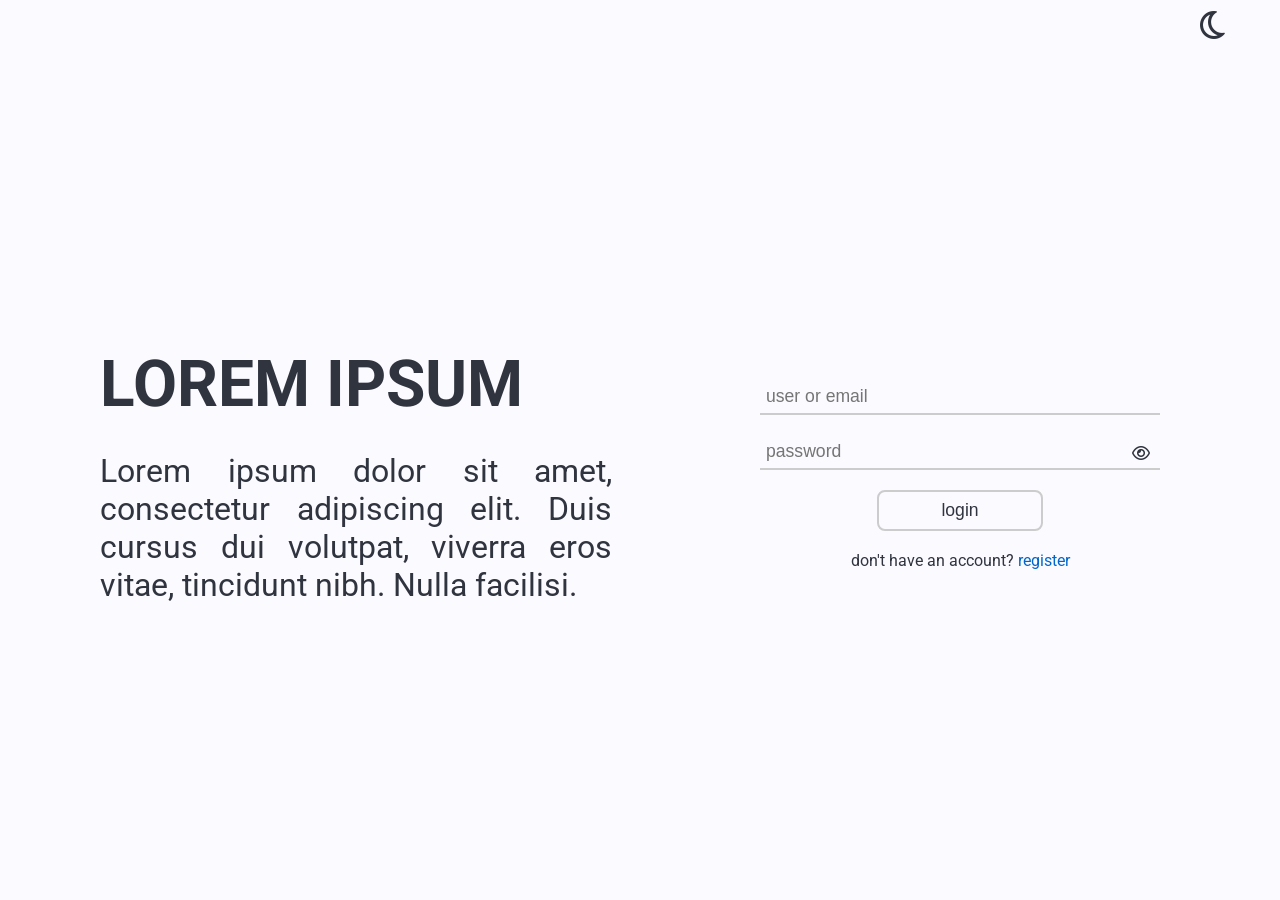
<file: index.html>
<!DOCTYPE html>
<html lang="pt-br">
    <head>
        <meta charset="UTF-8" />
        <meta name="viewport" content="width=device-width, initial-scale=1.0" />
        <link rel="stylesheet" href="assets/login.css" />
        <link
            rel="stylesheet"
            href="https://cdnjs.cloudflare.com/ajax/libs/font-awesome/6.0.0-beta3/css/all.min.css"
        />
        <title>Document</title>
    </head>
    <body class="light-theme">
        <style>
            @import url("https://fonts.googleapis.com/css2?family=Roboto:ital,wght@0,100;0,300;0,400;0,500;0,700;0,900;1,100;1,300;1,400;1,500;1,700;1,900&display=swap");
        </style>

        <header>
            <span id="toggleTheme">
                <i class="fa-regular fa-moon fa-2xl"></i>
            </span>
        </header>

        <main>
            <!-- <button id="light-theme">Tema Claro</button>
            <button id="dark-theme">Tema Escuro</button> -->

            <div class="main-container">
                <div class="main-left">
                    <div class="main-left_title">
                        <h1>LOREM IPSUM</h1>
                    </div>
                    <div class="main-left_subtitle">
                        <h2>
                            Lorem ipsum dolor sit amet, consectetur adipiscing
                            elit. Duis cursus dui volutpat, viverra eros vitae,
                            tincidunt nibh. Nulla facilisi.
                        </h2>
                    </div>
                </div>
                <div class="main-right">
                    <div class="form-login">
                        <div class="user-container">
                            <input
                                type="text"
                                id="user-login"
                                placeholder="user or email"
                                required
                            />
                        </div>
                        <div class="password-container">
                            <input
                                type="password"
                                id="password-login"
                                placeholder="password"
                                required
                            />
                            <span id="togglePassword" style="cursor: pointer">
                                <i class="fa-regular fa-eye"></i>
                            </span>
                        </div>
                        <div class="button-container">
                            <button id="button-login">login</button>
                        </div>
                    </div>
                    <div class="account">
                        <p>
                            don't have an account?
                            <a href="register.html">register</a>
                        </p>
                    </div>
                </div>
            </div>
        </main>
        <script src="/assets/js/login.js"></script>
    </body>
</html>
</file>
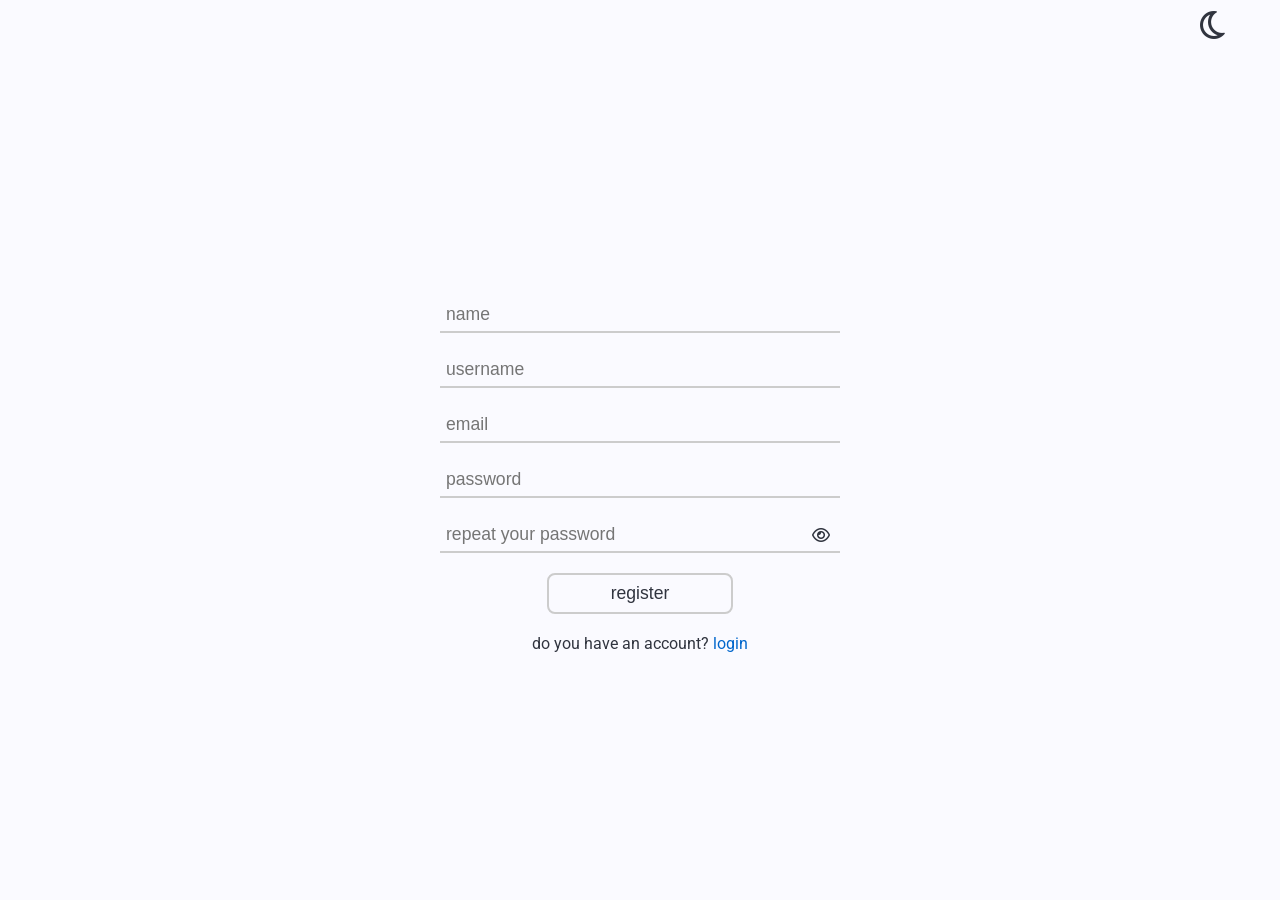
<file: register.html>
<!DOCTYPE html>
<html lang="pt-br">
    <head>
        <meta charset="UTF-8" />
        <meta name="viewport" content="width=device-width, initial-scale=1.0" />
        <link rel="stylesheet" href="/assets/register.css" />
        <link
            rel="stylesheet"
            href="https://cdnjs.cloudflare.com/ajax/libs/font-awesome/6.0.0-beta3/css/all.min.css"
        />
        <title>Document</title>
    </head>
    <body class="light-theme">
        <style>
            @import url("https://fonts.googleapis.com/css2?family=Roboto:ital,wght@0,100;0,300;0,400;0,500;0,700;0,900;1,100;1,300;1,400;1,500;1,700;1,900&display=swap");
        </style>
        <header>
            <span id="toggleTheme">
                <i class="fa-regular fa-moon fa-2xl"></i>
            </span>
        </header>
        <main>
            <div class="main-container">
                <div class="main-register">
                    <div class="form-register">
                        <div class="name-register">
                            <input
                                type="text"
                                name="name"
                                id="name"
                                placeholder="name"
                                required
                            />
                        </div>

                        <div class="username-register">
                            <input
                                type="text"
                                name="username"
                                id="username"
                                placeholder="username"
                                required
                            />
                        </div>

                        <div class="email-register">
                            <input
                                type="text"
                                name="email"
                                id="email"
                                placeholder="email"
                                required
                            />
                        </div>

                        <div class="password-register">
                            <input
                                type="password"
                                name="password"
                                id="password"
                                placeholder="password"
                                required
                            />
                        </div>

                        <div class="password-repeat-register">
                            <input
                                type="password"
                                name="repeat-password"
                                id="repeat-password"
                                placeholder="repeat your password"
                                required
                            />
                            <span id="togglePassword" style="cursor: pointer">
                                <i class="fa-regular fa-eye"></i>
                            </span>
                        </div>

                        <button id="register">register</button>
                    </div>
                    <div class="account_login">
                        <p>
                            do you have an account?
                            <a href="index.html">login</a>
                        </p>
                    </div>
                </div>
            </div>
        </main>
        <script src="/assets/js/register.js"></script>
    </body>
</html>
</file>
<file: assets/login.css>
:root {
    --white: #fafaff;
    --dark-blue: #30343f;
    --cream: #e4d9ff;
    --bgColor: var(--white);
    --fontColor: var(--dark-blue);
    --borderColor: #ccc;
    --linkColor: #0066cc;
    --buttonBgColor: #e4d9ff;
}

.light-theme {
    --bgColor: var(--white);
    --fontColor: var(--dark-blue);
    --borderColor: #ccc;
    --linkcolor: #0066cc;
    --buttonBgColor: #e4d9ff;
}

.dark-theme {
    --bgColor: #30343f;
    --fontColor: #fafaff;
    --borderColor: #fafaff;
    --linkColor: #66ccff;
    --buttonBgColor: #505050;
}

* {
    box-sizing: border-box;
    padding: 0;
    margin: 0;
    color: var(--fontColor);
}

body {
    background-color: var(--bgColor);
    font-family: "Roboto", sans-serif;
}

header {
    height: 50px;
    display: flex;
    justify-content: end;
    align-items: center;
    margin-right: 50px;
}

.main-container {
    height: calc(100vh - 50px);
    display: flex;
    flex-direction: row;
}

.main-left {
    display: flex;
    flex-direction: column;
    justify-content: center;
    align-self: center;
    flex: 1;
}

.main-left_title {
    margin-left: 100px;
}

.main-left_title h1 {
    font-size: 4rem;
}

.main-left_subtitle {
    width: 80%;
    margin-top: 30px;
    margin-left: 100px;
}

.main-left_subtitle h2 {
    text-align: justify;
    font-size: 2rem;
    font-weight: 400;
}

.main-right {
    flex: 1;
    display: flex;
    flex-direction: column;
    justify-content: center;
    align-items: center;
}

.form-login {
    display: flex;
    flex-direction: column;
    align-items: center;
    gap: 20px;
}

/* Toggle password style */
.password-container {
    position: relative;
    width: 400px;
}

.password-container input {
    width: 100%;
}

.password-container span {
    position: absolute;
    right: 10px;
    top: 50%;
    transform: translateY(-50%);
    pointer-events: all;
}

input {
    background-color: transparent;
    font-size: 1.1rem;
    width: 400px;
    padding: 6px;
    outline: none;
    border: none;
    border-bottom: 2px solid var(--borderColor);
}

button {
    border: 2px solid var(--borderColor);
    border-radius: 8px;
    background-color: transparent;
    font-size: 1.1rem;
    padding: 8px 62px;
}

button:hover {
    color: #222;
    transition: 0.2s ease;
    background-color: var(--borderColor);
}

a {
    color: var(--linkColor);
    text-decoration: none;
}

a:hover {
    text-decoration: underline;
}

.account {
    margin-top: 20px;
}
</file>
<file: assets/register.css>
:root {
    --white: #fafaff;
    --dark-blue: #30343f;
    --cream: #e4d9ff;
    --bgColor: var(--white);
    --fontColor: var(--dark-blue);
    --borderColor: #ccc;
    --linkColor: #0066cc;
    --buttonBgColor: #e4d9ff;
}

.light-theme {
    --bgColor: var(--white);
    --fontColor: var(--dark-blue);
    --borderColor: #ccc;
    --linkColor: #0066cc;
    --buttonBgColor: #e4d9ff;
}

.dark-theme {
    --bgColor: #30343f;
    --fontColor: #fafaff;
    --borderColor: #fafaff;
    --linkColor: #66ccff;
    --buttonBgColor: #505050;
}

* {
    box-sizing: border-box;
    padding: 0;
    margin: 0;
    color: var(--fontColor);
}

body {
    background-color: var(--bgColor);
    font-family: "Roboto", sans-serif;
}

header {
    height: 50px;
    display: flex;
    justify-content: end;
    align-items: center;
    margin-right: 50px;
}

.main-container {
    height: calc(100vh - 50px);
    display: flex;
    flex-direction: column;
    align-items: center;
    justify-content: center;
}

.form-register {
    display: flex;
    flex-direction: column;
    align-items: center;
    justify-content: center;
    gap: 20px;
}

.password-repeat-register {
    position: relative;
    width: 400px;
}

.password-repeat-register input {
    width: 100%;
    border: none;
    border-bottom: 2px solid var(--borderColor);
}

#togglePassword {
    position: absolute;
    right: 10px;
    top: 50%;
    transform: translateY(-50%);
    pointer-events: all;
}

input {
    background-color: transparent;
    font-size: 1.1rem;
    width: 400px;
    padding: 6px;
    outline: none;
    border: none;
    border-bottom: 2px solid var(--borderColor);
}

button {
    border: 2px solid var(--borderColor);
    border-radius: 8px;
    background-color: transparent;
    font-size: 1.1rem;
    padding: 8px 62px;
}

button:hover {
    color: #222;
    transition: 0.2s ease;
    background-color: var(--borderColor);
}

.account_login {
    text-align: center;
    margin-top: 20px;
}

a {
    color: var(--linkColor);
    text-decoration: none;
}

a:hover {
    text-decoration: underline;
}
</file>
